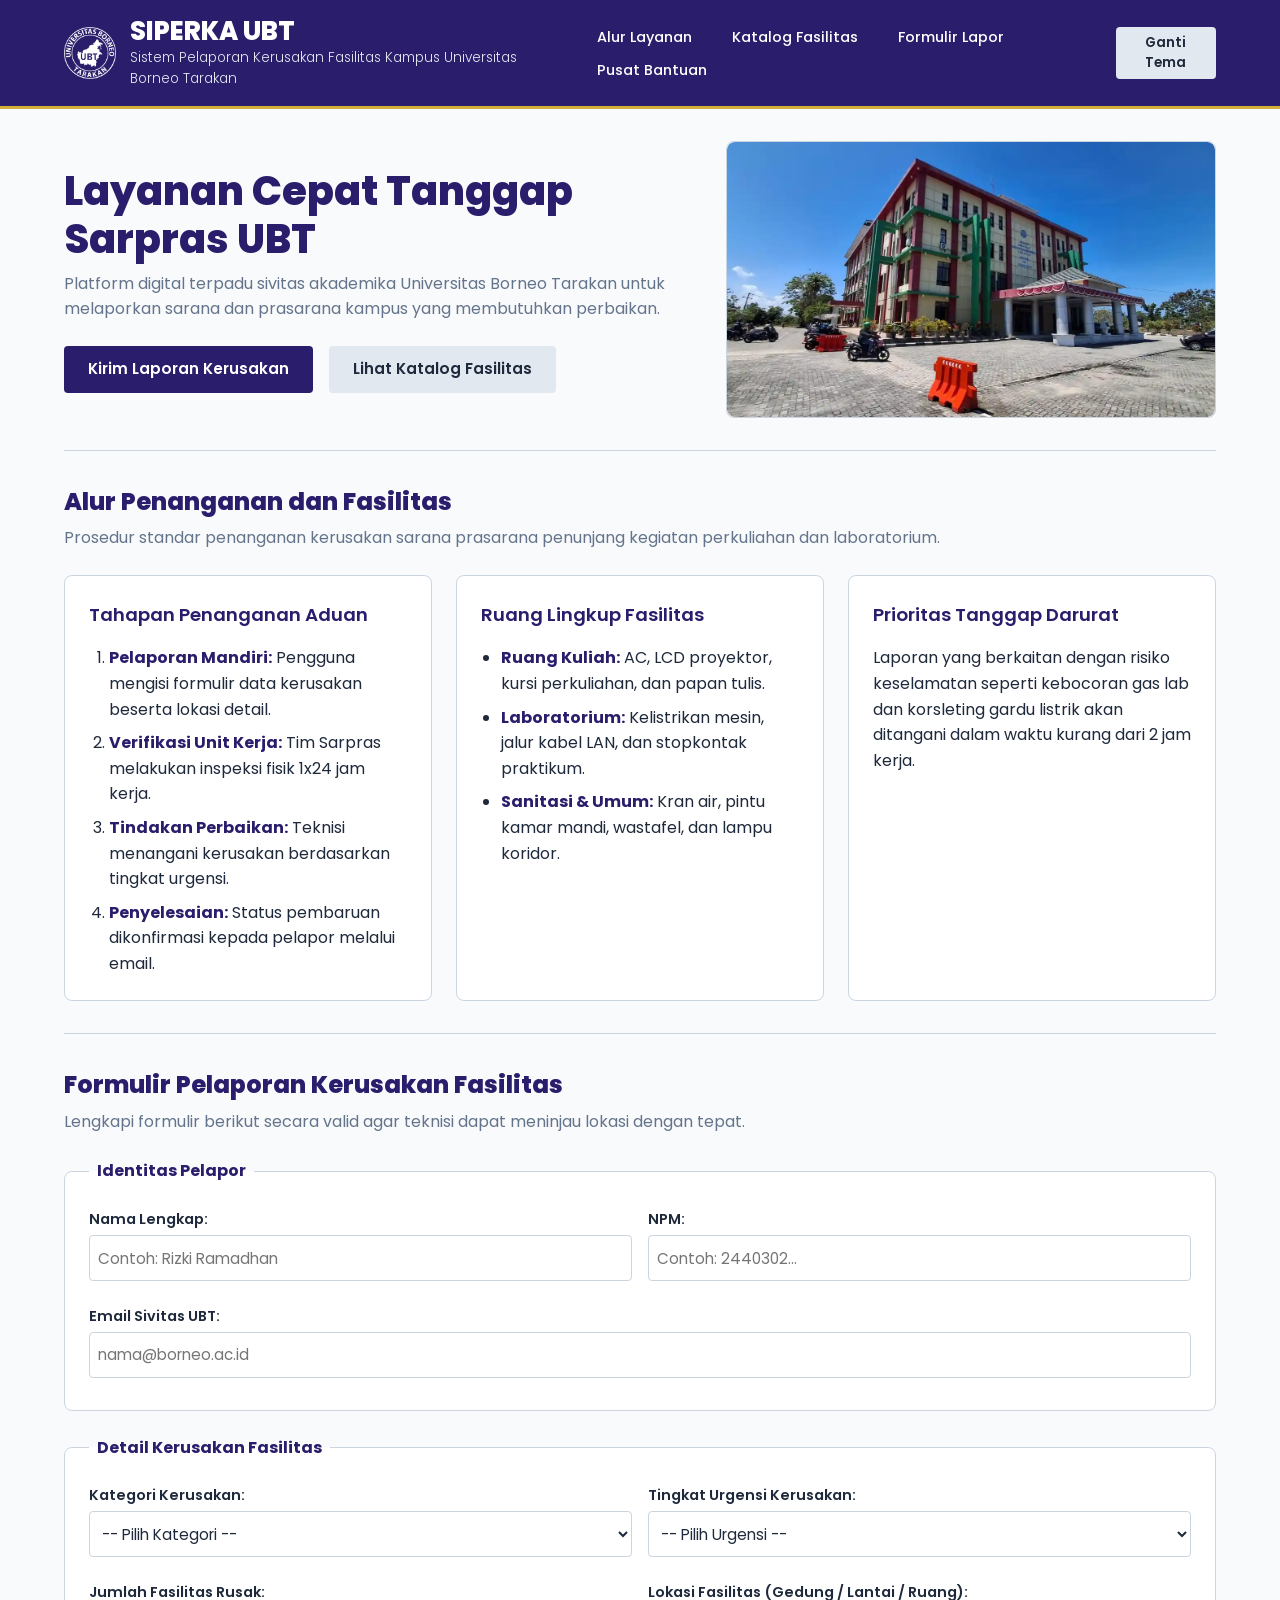
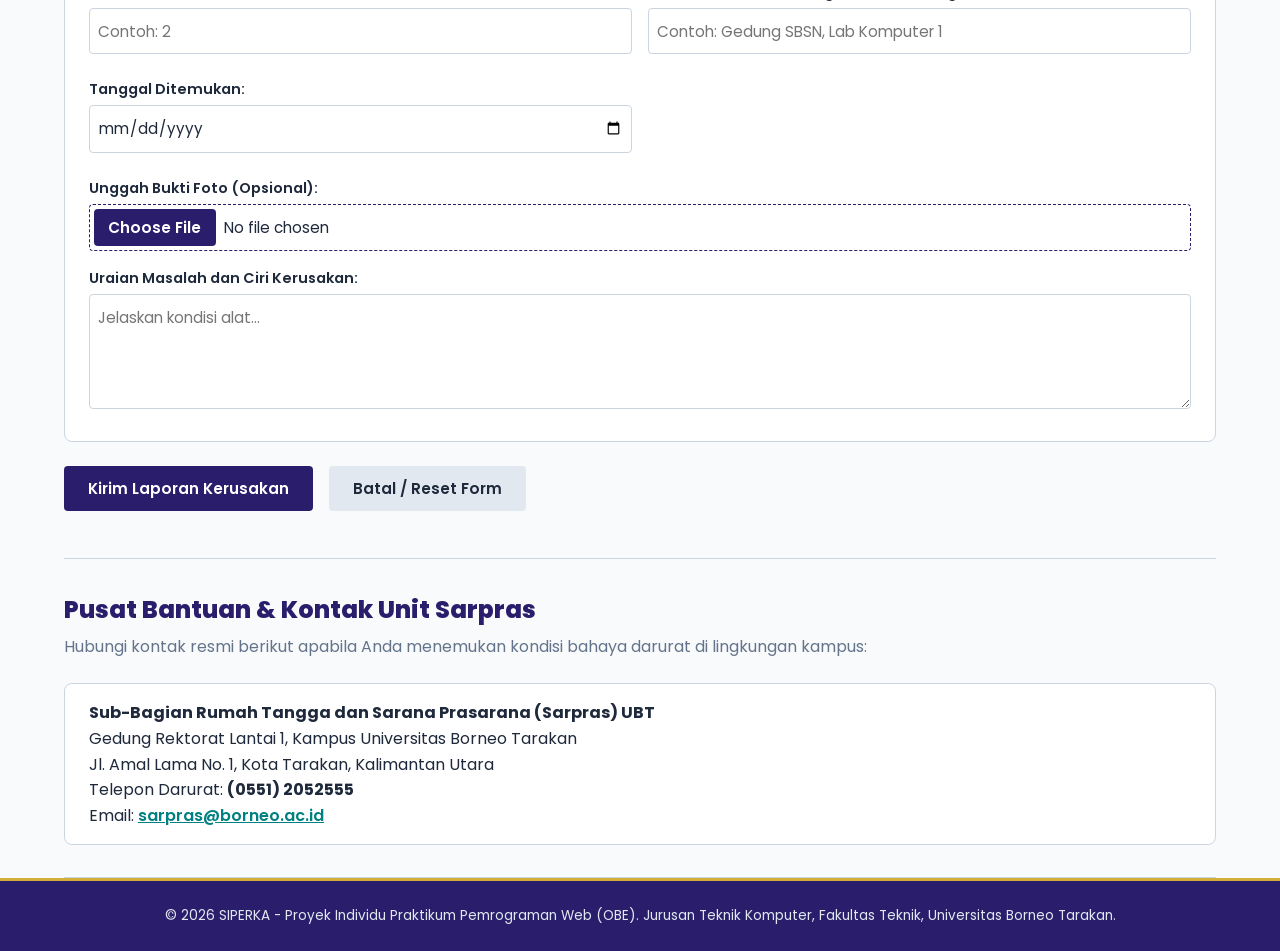
<file: index.html>
<!DOCTYPE html>
<html lang="id">
<head>
<meta charset="utf-8">
<meta name="viewport" content="width=device-width, initial-scale=1">
<meta name="description" content="Sistem Pelaporan Kerusakan Fasilitas Kampus Universitas Borneo Tarakan untuk mendukung pemeliharaan sarana dan prasarana akademik.">
<title>SIPERKA - Sistem Pelaporan Kerusakan Kampus</title>
<link rel="preconnect" href="https://fonts.googleapis.com">
<link rel="preconnect" href="https://fonts.gstatic.com" crossorigin>
<link href="https://fonts.googleapis.com/css2?family=Poppins:wght@300;400;500;600;700;800&display=swap" rel="stylesheet">
<link rel="stylesheet" href="styles.css">
<script type="module" src="js/app.js"></script>
</head>
<body>

<a href="#konten-utama" class="skip-link">Lewati ke konten utama</a>

<header class="site-header">
    <div class="container header-container">
    <div class="header-brand">
        <img src="LOGO-UNIVERSITAS-BORNEO-TARAKAN-UBT-PUTIH-scaled.webp" alt="Logo Universitas Borneo Tarakan" class="brand-logo">
        <div class="brand-text">
            <h1>SIPERKA UBT</h1>
            <p class="tagline">Sistem Pelaporan Kerusakan Fasilitas Kampus Universitas Borneo Tarakan</p>
        </div>
    </div>

    <div class="header-actions" style="display: flex; align-items: center; gap: 1rem;">
        <nav aria-label="Navigasi Utama" class="main-nav">
            <ul>
            <li><a href="#alur-layanan">Alur Layanan</a></li>
            <li><a href="inventaris.html">Katalog Fasilitas</a></li>
            <li><a href="#form-lapor">Formulir Lapor</a></li>
            <li><a href="#bantuan">Pusat Bantuan</a></li>
            </ul>
        </nav>
        <button id="theme-button" type="button" class="btn btn-secondary" style="padding: 0.4rem 0.8rem; font-size: 0.85rem;">Ganti Tema</button>
    </div>
    </div>
</header>

<main id="konten-utama" class="container">

    <section class="hero-showcase">
    <div class="hero-text">
        <h2 class="hero-heading">Layanan Cepat Tanggap Sarpras UBT</h2>
        <p class="hero-desc">Platform digital terpadu sivitas akademika Universitas Borneo Tarakan untuk melaporkan sarana dan prasarana kampus yang membutuhkan perbaikan.</p>
        <div style="display: flex; gap: 1rem; flex-wrap: wrap;">
            <a href="#form-lapor" class="btn btn-primary">Kirim Laporan Kerusakan</a>
            <a href="inventaris.html" class="btn btn-secondary">Lihat Katalog Fasilitas</a>
        </div>
    </div>
    <figure class="hero-media-box">
        <img src="Kampus-UBT-Pantai-Amal-17062026.webp" alt="Gedung Kampus Universitas Borneo Tarakan" class="hero-img">
    </figure>
    </section>

    <section id="alur-layanan" class="section-block">
    <div class="section-header">
        <h2>Alur Penanganan dan Fasilitas</h2>
        <p>Prosedur standar penanganan kerusakan sarana prasarana penunjang kegiatan perkuliahan dan laboratorium.</p>
    </div>

    <div class="cards-grid">
        <article class="card">
        <h3>Tahapan Penanganan Aduan</h3>
        <ol>
            <li><strong>Pelaporan Mandiri:</strong> Pengguna mengisi formulir data kerusakan beserta lokasi detail.</li>
            <li><strong>Verifikasi Unit Kerja:</strong> Tim Sarpras melakukan inspeksi fisik 1x24 jam kerja.</li>
            <li><strong>Tindakan Perbaikan:</strong> Teknisi menangani kerusakan berdasarkan tingkat urgensi.</li>
            <li><strong>Penyelesaian:</strong> Status pembaruan dikonfirmasi kepada pelapor melalui email.</li>
        </ol>
        </article>

        <article class="card">
        <h3>Ruang Lingkup Fasilitas</h3>
        <ul>
            <li><strong>Ruang Kuliah:</strong> AC, LCD proyektor, kursi perkuliahan, dan papan tulis.</li>
            <li><strong>Laboratorium:</strong> Kelistrikan mesin, jalur kabel LAN, dan stopkontak praktikum.</li>
            <li><strong>Sanitasi & Umum:</strong> Kran air, pintu kamar mandi, wastafel, dan lampu koridor.</li>
        </ul>
        </article>

        <article class="card">
        <h3>Prioritas Tanggap Darurat</h3>
        <p>Laporan yang berkaitan dengan risiko keselamatan seperti kebocoran gas lab dan korsleting gardu listrik akan ditangani dalam waktu kurang dari 2 jam kerja.</p>
        </article>
    </div>
    </section>

    <section id="form-lapor" class="section-block form-section">
    <div class="section-header">
        <h2>Formulir Pelaporan Kerusakan Fasilitas</h2>
        <p>Lengkapi formulir berikut secara valid agar teknisi dapat meninjau lokasi dengan tepat.</p>
    </div>

<form id="lapor-form" action="#" method="post" enctype="multipart/form-data" class="lapor-form" novalidate>
        <fieldset>
        <legend>Identitas Pelapor</legend>
        <div class="form-grid">
            <div class="form-group">
            <label for="nama-pelapor">Nama Lengkap:</label>
            <input type="text" id="nama-pelapor" name="nama_pelapor" placeholder="Contoh: Rizki Ramadhan" required minlength="3">
            <span class="error-message" id="error-nama_pelapor" aria-live="polite"></span>
            </div>

            <div class="form-group">
            <label for="identitas-nomor">NPM:</label>
            <input type="text" id="identitas-nomor" name="identitas_nomor" placeholder="Contoh: 2440302..." required>
            <span class="error-message" id="error-identitas_nomor" aria-live="polite"></span>
            </div>

            <div class="form-group form-span-full">
            <label for="email-pelapor">Email Sivitas UBT:</label>
            <input type="email" id="email-pelapor" name="email_pelapor" placeholder="nama@borneo.ac.id" required>
            <span class="error-message" id="error-email_pelapor" aria-live="polite"></span>
            </div>
        </div>
        </fieldset>

        <fieldset>
        <legend>Detail Kerusakan Fasilitas</legend>
        <div class="form-grid">
            <div class="form-group">
            <label for="kategori-fasilitas">Kategori Kerusakan:</label>
            <select id="kategori-fasilitas" name="kategori_fasilitas" required>
                <option value="">-- Pilih Kategori --</option>
                <option value="kelistrikan">Kelistrikan & Penerangan</option>
                <option value="elektronik">Peralatan Elektronik (AC / Proyektor)</option>
                <option value="furnitur">Furnitur (Meja / Kursi / Lemari)</option>
                <option value="sanitasi">Sanitasi & Plumbing (Toilet / Air)</option>
                <option value="jaringan">Infrastruktur Komputer / Jaringan</option>
            </select>
            <span class="error-message" id="error-kategori_fasilitas" aria-live="polite"></span>
            </div>

            <div class="form-group">
            <label for="tingkat-urgensi">Tingkat Urgensi Kerusakan:</label>
            <select id="tingkat-urgensi" name="tingkat_urgensi" required>
                <option value="">-- Pilih Urgensi --</option>
                <option value="rendah">Rendah (Kerusakan minor, KBM tetap jalan)</option>
                <option value="sedang">Sedang (Sebagian aktivitas perkuliahan terhambat)</option>
                <option value="tinggi">Tinggi (Kritis, fasilitas tidak dapat dipakai)</option>
            </select>
            <span class="error-message" id="error-tingkat_urgensi" aria-live="polite"></span>
            </div>

            <div class="form-group">
            <label for="jumlah-fasilitas">Jumlah Fasilitas Rusak:</label>
            <input type="number" id="jumlah-fasilitas" name="jumlah_fasilitas" placeholder="Contoh: 2" required min="1">
            <span class="error-message" id="error-jumlah_fasilitas" aria-live="polite"></span>
            </div>

            <div class="form-group">
            <label for="lokasi-gedung">Lokasi Fasilitas (Gedung / Lantai / Ruang):</label>
            <input type="text" id="lokasi-gedung" name="lokasi_gedung" placeholder="Contoh: Gedung SBSN, Lab Komputer 1" required>
            <span class="error-message" id="error-lokasi_gedung" aria-live="polite"></span>
            </div>

            <div class="form-group">
            <label for="tanggal-ditemukan">Tanggal Ditemukan:</label>
            <input type="date" id="tanggal-ditemukan" name="tanggal_ditemukan" required>
            <span class="error-message" id="error-tanggal_ditemukan" aria-live="polite"></span>
            </div>

            <div class="form-group form-span-full">
            <label for="bukti-kerusakan">Unggah Bukti Foto (Opsional):</label>
            <input type="file" id="bukti-kerusakan" name="bukti_kerusakan" accept="image/*,video/*">
            </div>

            <div class="form-group form-span-full">
            <label for="deskripsi-laporan">Uraian Masalah dan Ciri Kerusakan:</label>
            <textarea id="deskripsi-laporan" name="deskripsi_laporan" rows="4" placeholder="Jelaskan kondisi alat..." required></textarea>
            <span class="error-message" id="error-deskripsi_laporan" aria-live="polite"></span>
            </div>
        </div>
        </fieldset>

        <div class="form-actions">
        <button type="submit" class="btn btn-primary">Kirim Laporan Kerusakan</button>
        <button type="reset" class="btn btn-secondary">Batal / Reset Form</button>
        </div>
        
        <!-- Status & Preview Area -->
        <p id="form-status" style="margin-top: 15px; font-weight: 600;"></p>
        <div id="preview-data" class="preview-area" style="display: none; margin-top: 20px; padding: 15px; border: 1px solid var(--color-border); border-radius: var(--radius); background-color: var(--color-bg);">
            <h3 style="margin-bottom: 10px;">Pratinjau Data Laporan</h3>
            <ul id="preview-list" style="list-style: none; padding-left: 0;"></ul>
        </div>
    </form>
    </section>

    <section id="bantuan" class="section-block assistance-section">
    <div class="section-header">
        <h2>Pusat Bantuan & Kontak Unit Sarpras</h2>
        <p>Hubungi kontak resmi berikut apabila Anda menemukan kondisi bahaya darurat di lingkungan kampus:</p>
    </div>
    
    <address class="contact-box">
        <strong>Sub-Bagian Rumah Tangga dan Sarana Prasarana (Sarpras) UBT</strong><br>
        Gedung Rektorat Lantai 1, Kampus Universitas Borneo Tarakan<br>
        Jl. Amal Lama No. 1, Kota Tarakan, Kalimantan Utara<br>
        <span>Telepon Darurat: <strong>(0551) 2052555</strong></span><br>
        <span>Email: <a href="mailto:sarpras@borneo.ac.id">sarpras@borneo.ac.id</a></span>
    </address>
    </section>

</main>

<footer class="site-footer">
    <div class="container">
    <p>&copy; 2026 SIPERKA - Proyek Individu Praktikum Pemrograman Web (OBE). Jurusan Teknik Komputer, Fakultas Teknik, Universitas Borneo Tarakan.</p>
    </div>
</footer>

</body>
</html>
</file>
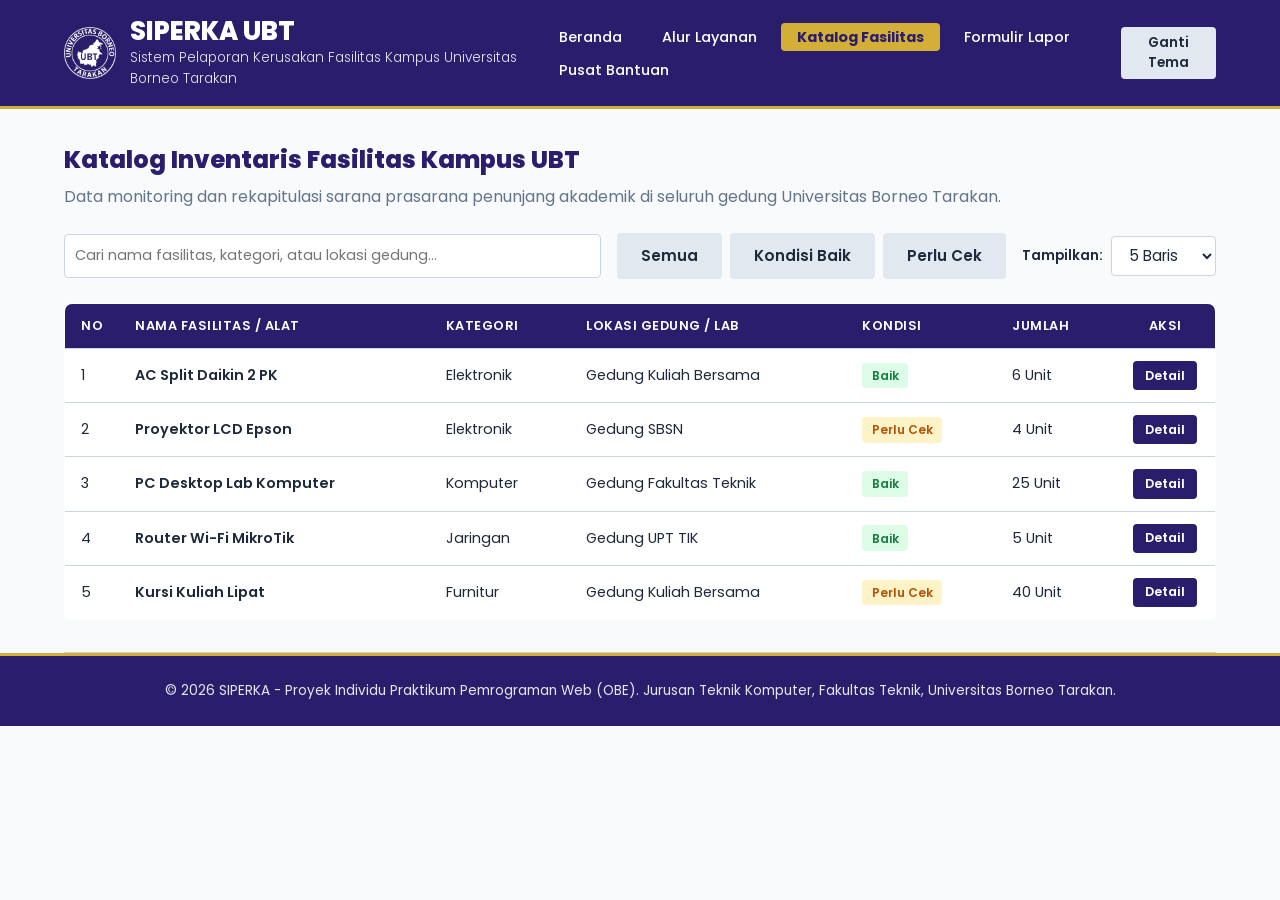
<file: inventaris.html>
<!DOCTYPE html>
<html lang="id">
<head>
<meta charset="utf-8">
<meta name="viewport" content="width=device-width, initial-scale=1">
<meta name="description" content="Katalog Inventaris Sarana dan Prasarana Fasilitas Kampus Universitas Borneo Tarakan.">
<title>Katalog Fasilitas - SIPERKA UBT</title>
<link rel="preconnect" href="https://fonts.googleapis.com">
<link rel="preconnect" href="https://fonts.gstatic.com" crossorigin>
<link href="https://fonts.googleapis.com/css2?family=Poppins:wght@300;400;500;600;700;800&display=swap" rel="stylesheet">
<link rel="stylesheet" href="styles.css">
<script type="module" src="js/inventaris.js"></script>
</head>
<body>

<a href="#konten-utama" class="skip-link">Lewati ke konten utama</a>

<header class="site-header">
    <div class="container header-container">
    <div class="header-brand">
        <img src="LOGO-UNIVERSITAS-BORNEO-TARAKAN-UBT-PUTIH-scaled.webp" alt="Logo Universitas Borneo Tarakan" class="brand-logo">
        <div class="brand-text">
            <h1>SIPERKA UBT</h1>
            <p class="tagline">Sistem Pelaporan Kerusakan Fasilitas Kampus Universitas Borneo Tarakan</p>
        </div>
    </div>

    <div class="header-actions" style="display: flex; align-items: center; gap: 1rem;">
        <nav aria-label="Navigasi Utama" class="main-nav">
            <ul>
            <li><a href="index.html">Beranda</a></li>
            <li><a href="index.html#alur-layanan">Alur Layanan</a></li>
            <li><a href="inventaris.html" class="active">Katalog Fasilitas</a></li>
            <li><a href="index.html#form-lapor">Formulir Lapor</a></li>
            <li><a href="index.html#bantuan">Pusat Bantuan</a></li>
            </ul>
        </nav>
        <button id="theme-button" type="button" class="btn btn-secondary" style="padding: 0.4rem 0.8rem; font-size: 0.85rem;">Ganti Tema</button>
    </div>
    </div>
</header>

<main id="konten-utama" class="container">

    <section class="section-block">
        <div class="section-header">
            <h2>Katalog Inventaris Fasilitas Kampus UBT</h2>
            <p>Data monitoring dan rekapitulasi sarana prasarana penunjang akademik di seluruh gedung Universitas Borneo Tarakan.</p>
        </div>

        <div class="catalog-controls" style="display: flex; flex-wrap: wrap; gap: 1rem; justify-content: space-between; align-items: center; margin-bottom: 1.5rem;">
            <div style="flex: 1; min-width: 260px;">
                <input type="text" id="input-cari" placeholder="Cari nama fasilitas, kategori, atau lokasi gedung..." style="width: 100%; padding: 0.65rem; border: 1px solid var(--color-border); border-radius: var(--radius-sm); font-size: 0.9rem;">
            </div>
            <div style="display: flex; gap: 0.5rem; flex-wrap: wrap;">
                <button type="button" class="btn btn-secondary" data-filter="Semua">Semua</button>
                <button type="button" class="btn btn-secondary" data-filter="Baik">Kondisi Baik</button>
                <button type="button" class="btn btn-secondary" data-filter="Perlu Cek">Perlu Cek</button>
            </div>
            <div style="display: flex; align-items: center; gap: 0.5rem;">
                <label for="pilih-limit" style="font-size: 0.85rem; font-weight: 600;">Tampilkan:</label>
                <select id="pilih-limit" style="width: auto; padding: 0.45rem 0.8rem;">
                    <option value="5">5 Baris</option>
                    <option value="10">10 Baris</option>
                    <option value="20">20 Baris</option>
                </select>
            </div>
        </div>

        <div class="table-container" style="overflow-x: auto;">
            <table class="siperka-table">
                <thead>
                    <tr>
                        <th style="width: 50px;">No</th>
                        <th>Nama Fasilitas / Alat</th>
                        <th>Kategori</th>
                        <th>Lokasi Gedung / Lab</th>
                        <th>Kondisi</th>
                        <th>Jumlah</th>
                        <th style="text-align: center; width: 100px;">Aksi</th>
                    </tr>
                </thead>
                <tbody id="daftar-alat"></tbody>
            </table>
        </div>
    </section>

</main>

<footer class="site-footer">
    <div class="container">
    <p>&copy; 2026 SIPERKA - Proyek Individu Praktikum Pemrograman Web (OBE). Jurusan Teknik Komputer, Fakultas Teknik, Universitas Borneo Tarakan.</p>
    </div>
</footer>

</body>
</html>
</file>
<file: styles.css>
:root {
--color-primary: #2a1e6c;
--color-gold: #D4AF37;
--color-teal: #008080;
--color-white: #ffffff;
--color-bg: #f8fafc;
--color-text: #1e293b;
--color-muted: #64748b;
--color-border: #cbd5e1;
--space-xs: 0.25rem;
--space-sm: 0.5rem;
--space-md: 1rem;
--space-lg: 1.5rem;
--space-xl: 2rem;
--radius: 0.5rem;
--radius-sm: 0.25rem;
}

*,
*::before,
*::after {
box-sizing: border-box;
margin: 0;
padding: 0;
}

body {
font-family: 'Poppins', sans-serif;
font-weight: 400;
line-height: 1.6;
color: var(--color-text);
background-color: var(--color-bg);
}

h1, h2 {
font-family: 'Poppins', sans-serif;
font-weight: 800;
color: var(--color-primary);
}

h3 {
font-family: 'Poppins', sans-serif;
font-weight: 600;
color: var(--color-primary);
}

img {
max-width: 100%;
height: auto;
display: block;
border-radius: var(--radius);
}

.skip-link {
position: absolute;
top: -100px;
left: 1rem;
background: var(--color-gold);
color: var(--color-primary);
padding: var(--space-sm) var(--space-md);
border-radius: var(--radius-sm);
z-index: 999;
text-decoration: none;
font-weight: 700;
transition: top 0.2s ease;
}

.skip-link:focus {
top: 1rem;
}

.container {
width: min(100% - 2rem, 72rem);
margin-inline: auto;
}

.site-header {
background-color: var(--color-primary);
color: var(--color-white);
border-bottom: 3px solid var(--color-gold);
padding-block: var(--space-md);
}

.header-container {
display: flex;
flex-direction: column;
gap: var(--space-md);
align-items: flex-start;
}

.header-brand {
display: flex;
align-items: center;
gap: 0.875rem;
}

.brand-logo {
width: 52px;
height: 52px;
object-fit: contain;
}

.brand-text {
display: flex;
flex-direction: column;
}

.header-brand h1 {
font-size: 1.6rem;
color: var(--color-white);
line-height: 1.2;
}

.header-brand .tagline {
font-size: 0.85rem;
color: #e2e8f0;
font-weight: 300;
}

.main-nav ul {
display: flex;
flex-wrap: wrap;
gap: var(--space-sm);
list-style: none;
}

.main-nav a {
text-decoration: none;
color: var(--color-white);
font-weight: 500;
font-size: 0.9rem;
padding: var(--space-xs) var(--space-md);
border-radius: var(--radius-sm);
transition: background-color 0.2s, color 0.2s;
}

.main-nav a:hover,
.main-nav a.active {
background-color: var(--color-gold);
color: var(--color-primary);
font-weight: 700;
}

.hero-showcase {
display: grid;
grid-template-columns: 1fr;
gap: 1.5rem;
padding-block: var(--space-xl);
border-bottom: 1px solid var(--color-border);
}

.hero-heading {
font-size: clamp(1.5rem, 3vw + 1rem, 2.5rem);
line-height: 1.2;
margin-bottom: var(--space-sm);
}

.hero-desc {
color: var(--color-muted);
margin-bottom: var(--space-lg);
}

.hero-media-box {
width: 100%;
border-radius: var(--radius);
overflow: hidden;
border: 1px solid var(--color-border);
}

.hero-img {
width: 100%;
height: auto;
display: block;
}

.section-block {
padding-block: var(--space-xl);
border-bottom: 1px solid var(--color-border);
}

.section-header h2 {
font-size: 1.5rem;
margin-bottom: var(--space-xs);
}

.section-header p {
color: var(--color-muted);
margin-bottom: var(--space-lg);
}

.cards-grid {
display: grid;
grid-template-columns: 1fr;
gap: var(--space-lg);
}

.card {
background-color: var(--color-white);
border: 1px solid var(--color-border);
border-radius: var(--radius);
padding: var(--space-lg);
display: flex;
flex-direction: column;
}

.card h3 {
font-size: 1.15rem;
margin-bottom: var(--space-md);
}

.card ol,
.card ul {
padding-left: 1.25rem;
display: flex;
flex-direction: column;
gap: var(--space-sm);
}

.card strong {
color: var(--color-primary);
}

.lapor-form fieldset {
background: var(--color-white);
border: 1px solid var(--color-border);
border-radius: var(--radius);
padding: var(--space-lg);
margin-bottom: var(--space-lg);
}

.lapor-form legend {
font-weight: 700;
color: var(--color-primary);
padding-inline: var(--space-sm);
}

.form-grid {
display: grid;
grid-template-columns: 1fr;
gap: var(--space-md);
}

.form-group {
display: flex;
flex-direction: column;
gap: var(--space-xs);
}

.form-group label {
font-weight: 600;
font-size: 0.9rem;
}

.form-group input,
.form-group select,
.form-group textarea,
#input-cari,
#pilih-limit {
width: 100%;
padding: 0.65rem var(--space-sm);
border: 1px solid var(--color-border);
border-radius: var(--radius-sm);
font-size: 0.95rem;
background-color: #ffffff;
font-family: inherit;
color: var(--color-text);
}

input[type="file"] {
padding: var(--space-xs);
background-color: var(--color-white);
cursor: pointer;
border: 1px dashed var(--color-primary);
}

input[type="file"]::file-selector-button {
background-color: var(--color-primary);
color: var(--color-white);
border: none;
padding: 0.45rem 0.9rem;
border-radius: var(--radius-sm);
font-family: inherit;
font-weight: 600;
cursor: pointer;
margin-right: var(--space-sm);
}

input[type="file"]::file-selector-button:hover {
background-color: var(--color-gold);
color: var(--color-primary);
}

.form-help {
font-size: 0.8rem;
color: var(--color-muted);
margin-top: var(--space-xs);
}

.form-actions {
display: flex;
flex-wrap: wrap;
gap: var(--space-md);
}

.btn {
display: inline-flex;
align-items: center;
justify-content: center;
padding: 0.7rem 1.5rem;
font-size: 0.95rem;
font-family: inherit;
font-weight: 600;
border-radius: var(--radius-sm);
border: none;
cursor: pointer;
text-decoration: none;
transition: opacity 0.15s ease;
}

.btn:active {
opacity: 0.9;
}

.btn-primary {
background-color: var(--color-primary);
color: var(--color-white);
}

.btn-primary:hover {
background-color: var(--color-gold);
color: var(--color-primary);
}

.btn-secondary {
background-color: #e2e8f0;
color: var(--color-text);
}

.btn-secondary:hover {
background-color: #cbd5e1;
}

.contact-box {
margin-top: var(--space-md);
background: var(--color-white);
border: 1px solid var(--color-border);
padding: var(--space-md) var(--space-lg);
border-radius: var(--radius);
font-style: normal;
}

.contact-box a {
color: var(--color-teal);
font-weight: 600;
text-decoration: underline;
}

.site-footer {
background-color: var(--color-primary);
color: #e2e8f0;
padding-block: var(--space-lg);
font-size: 0.85rem;
text-align: center;
border-top: 3px solid var(--color-gold);
}

a:focus-visible,
button:focus-visible,
input:focus-visible,
select:focus-visible,
textarea:focus-visible {
outline: 3px solid var(--color-gold);
outline-offset: 2px;
}

.siperka-table {
width: 100%;
border-collapse: collapse;
background-color: var(--color-white);
border-radius: var(--radius);
overflow: hidden;
border: 1px solid var(--color-border);
font-size: 0.9rem;
}

.siperka-table th,
.siperka-table td {
padding: 0.75rem 1rem;
text-align: left;
border-bottom: 1px solid var(--color-border);
}

.siperka-table th {
background-color: var(--color-primary);
color: var(--color-white);
font-weight: 600;
text-transform: uppercase;
font-size: 0.8rem;
letter-spacing: 0.5px;
}

.siperka-table tbody tr:hover {
background-color: rgba(42, 30, 108, 0.04);
}

.badge {
display: inline-block;
padding: 0.2rem 0.6rem;
font-size: 0.75rem;
font-weight: 600;
border-radius: var(--radius-sm);
}

.badge-baik {
background-color: #dcfce7;
color: #15803d;
}

.badge-cek {
background-color: #fef3c7;
color: #b45309;
}

[data-theme="dark"] {
--color-primary: #1e1b4b;
--color-bg: #0f172a;
--color-text: #f1f5f9;
--color-muted: #94a3b8;
--color-border: #334155;
--color-white: #1e293b;
}

[data-theme="dark"] body {
background-color: var(--color-bg);
color: var(--color-text);
}

[data-theme="dark"] h1,
[data-theme="dark"] h2,
[data-theme="dark"] h3 {
color: #f8fafc;
}

[data-theme="dark"] .card,
[data-theme="dark"] .lapor-form fieldset,
[data-theme="dark"] .contact-box,
[data-theme="dark"] .siperka-table {
background-color: var(--color-white);
border-color: var(--color-border);
}

[data-theme="dark"] .form-group input,
[data-theme="dark"] .form-group select,
[data-theme="dark"] .form-group textarea,
[data-theme="dark"] #input-cari,
[data-theme="dark"] #pilih-limit {
background-color: #0f172a;
color: #f1f5f9;
border-color: #334155;
}

[data-theme="dark"] .btn-secondary {
background-color: #334155;
color: #f1f5f9;
}

[data-theme="dark"] .btn-secondary:hover {
background-color: #475569;
}

[data-theme="dark"] .siperka-table th {
background-color: #0f172a;
color: #f8fafc;
}

[data-theme="dark"] .siperka-table td {
border-bottom-color: #334155;
color: #f1f5f9;
}

[data-theme="dark"] .siperka-table tbody tr:hover {
background-color: rgba(255, 255, 255, 0.05);
}

[data-theme="dark"] .badge-baik {
background-color: #064e3b;
color: #a7f3d0;
}

[data-theme="dark"] .badge-cek {
background-color: #78350f;
color: #fde68a;
}

@media (min-width: 48rem) {
.header-container {
    flex-direction: row;
    justify-content: space-between;
    align-items: center;
}

.hero-showcase {
    grid-template-columns: 1.3fr 1fr;
    align-items: center;
}

.form-grid {
    grid-template-columns: 1fr 1fr;
}

.form-span-full {
    grid-column: 1 / -1;
}
}

@media (min-width: 64rem) {
.cards-grid {
    grid-template-columns: repeat(3, 1fr);
}
}
/* Styling Validasi Modul 6 */
.error-message {
    color: #dc2626;
    font-size: 0.85rem;
    font-weight: 500;
    margin-top: 0.25rem;
}

[aria-invalid="true"] {
    border-color: #dc2626 !important;
    background-color: #fef2f2 !important;
    outline-color: #dc2626 !important;
}

[data-theme="dark"] .error-message {
    color: #f87171;
}

[data-theme="dark"] [aria-invalid="true"] {
    background-color: rgba(220, 38, 38, 0.1) !important;
    border-color: #f87171 !important;
}

#preview-list li {
    padding: 5px 0;
    border-bottom: 1px dashed var(--color-border);
    font-size: 0.95rem;
}
</file>
